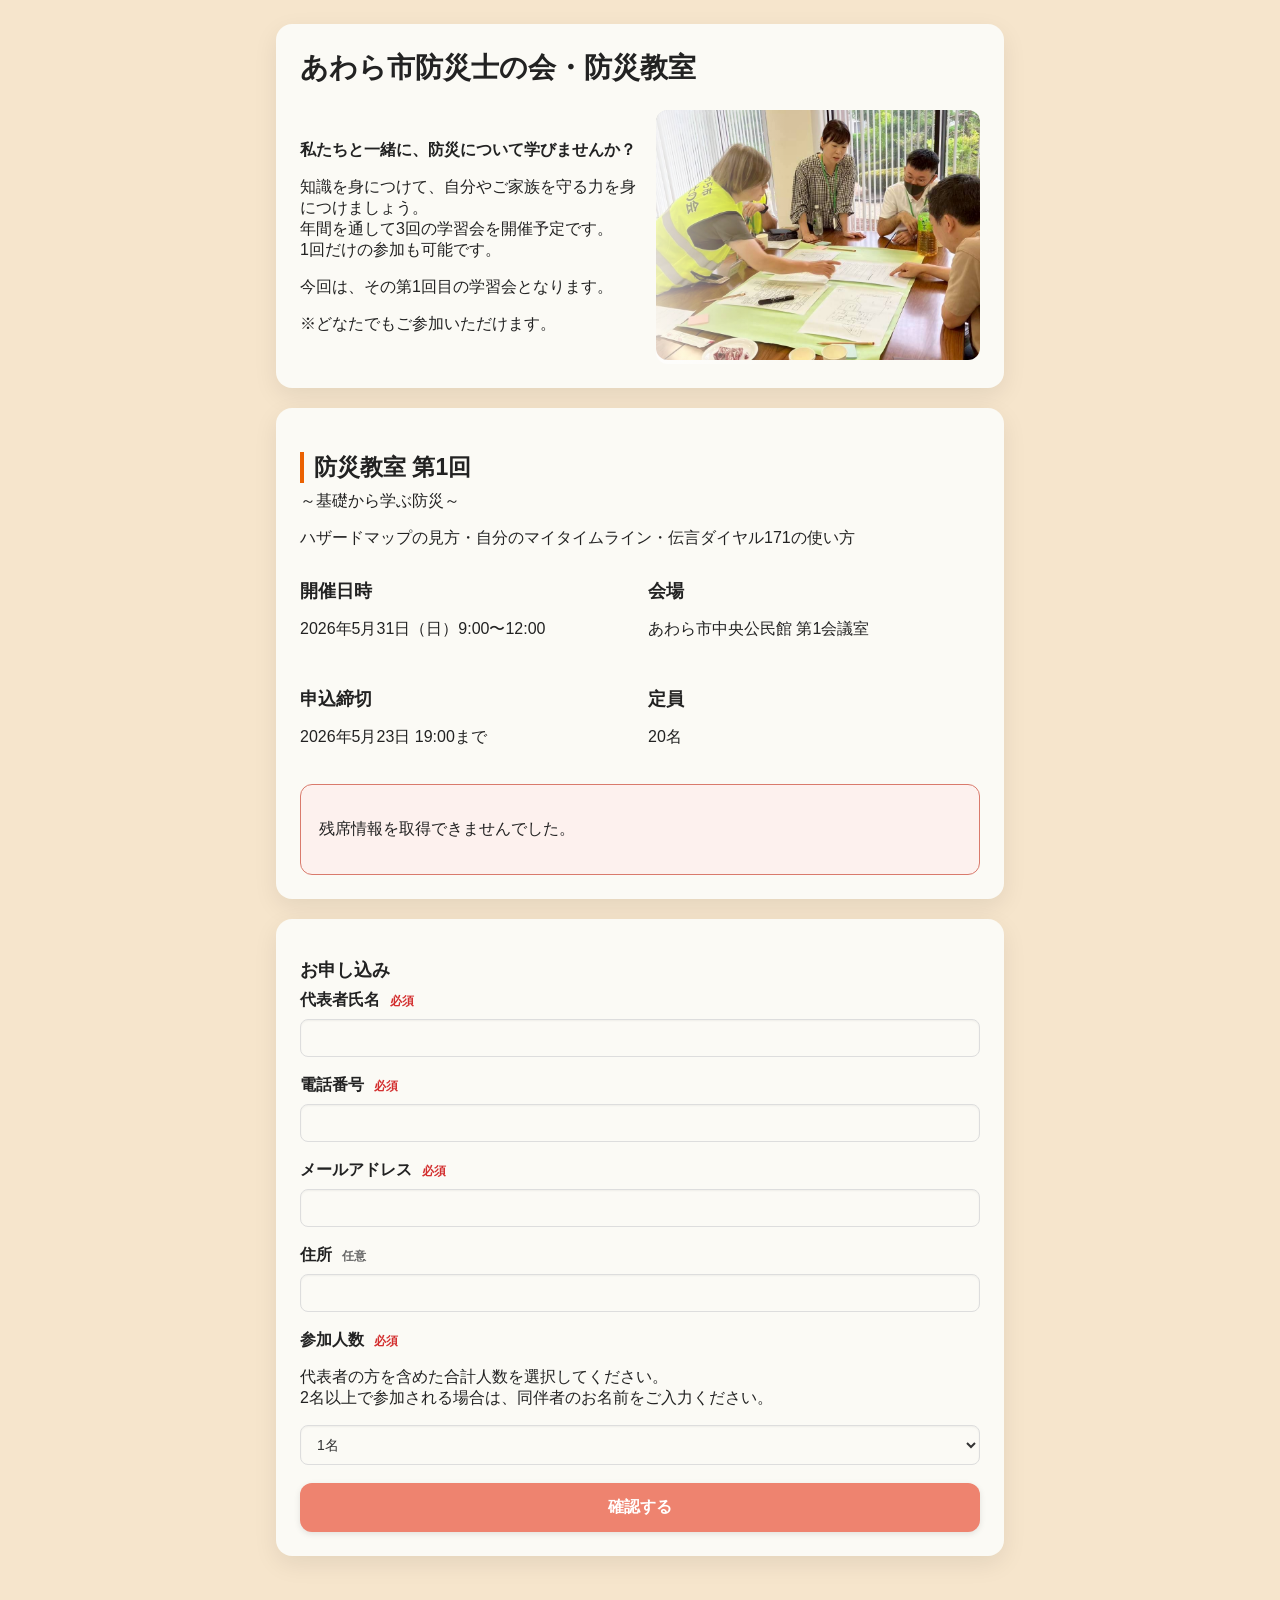
<file: bousai-form/index.html>
<!DOCTYPE html>
<html lang="ja">
<head>
  <meta charset="UTF-8" />
  <meta name="viewport" content="width=device-width, initial-scale=1.0" />
  <title>あわら市防災士の会・防災教室① 申し込みフォーム</title>
  <link rel="stylesheet" href="style.css" />
</head>
<body>
  <main class="container">
    <section class="card intro-card">
      <h1>あわら市防災士の会・防災教室</h1>
    <div class="intro-body">
    <div class="intro-text">
      <p><strong>私たちと一緒に、防災について学びませんか？</strong></p>

      <p>
        知識を身につけて、自分やご家族を守る力を身につけましょう。<br>
        年間を通して3回の学習会を開催予定です。<br>
        1回だけの参加も可能です。
      </p>

      <p>今回は、その第1回目の学習会となります。</p>
      <p class="notice">※どなたでもご参加いただけます。</p>
    </div>

    <div class="intro-image">
      <img src="img/167929.jpg" alt="防災学習の様子" />
      <div class="image-overlay"></div>
    </div>
    </div>
    </section>
    <section class="card">
      <h2 class="section-title">防災教室 第1回</h2>
      <p class="subtitle">～基礎から学ぶ防災～</p>

      <p class="subtitle">
        ハザードマップの見方・自分のマイタイムライン・伝言ダイヤル171の使い方
      </p>

      <div class="info-grid">
        <div>
          <h2>開催日時</h2>
          <p>2026年5月31日（日）9:00〜12:00</p>
        </div>
        <div>
          <h2>会場</h2>
          <p>あわら市中央公民館 第1会議室</p>
        </div>
        <div>
          <h2>申込締切</h2>
          <p>2026年5月23日 19:00まで</p>
        </div>
        <div>
          <h2>定員</h2>
          <p>20名</p>
        </div>
      </div>

      <div class="status-box" id="statusBox">
        <p id="seatStatus">残席を確認中...</p>
        <p id="closeStatus" class="close-text hidden">申し込み受付は終了しました。</p>
      </div>
    </section>

    <section class="card" id="formSection">
      <h2>お申し込み</h2>
      <form id="entryForm">
        <div class="form-group">
          <label for="representativeName">代表者氏名 <span class="required">必須</span></label>
          <input type="text" id="representativeName" name="representativeName" required />
        </div>

        <div class="form-group">
          <label for="phone">電話番号 <span class="required">必須</span></label>
          <input type="tel" id="phone" name="phone" required />
        </div>

        <div class="form-group">
          <label for="email">メールアドレス <span class="required">必須</span></label>
          <input type="email" id="email" name="email" required />
        </div>

        <div class="form-group">
          <label for="address">住所 <span class="optional">任意</span></label>
          <input type="text" id="address" name="address" />
        </div>

        <div class="form-group">
          <label for="participants">参加人数 <span class="required">必須</span></label>
          <p class="form-note">
            代表者の方を含めた合計人数を選択してください。<br>
            2名以上で参加される場合は、同伴者のお名前をご入力ください。
          </p>
          <select id="participants" name="participants" required>
            <option value="1">1名</option>
            <option value="2">2名</option>
            <option value="3">3名</option>
            <option value="4">4名</option>
          </select>
        </div>

        <div class="form-group participant-field hidden" data-index="1">
          <label for="participant1">同伴者1 氏名</label>
          <input type="text" id="participant1" name="participant1" />
        </div>

        <div class="form-group participant-field hidden" data-index="2">
          <label for="participant2">同伴者2 氏名</label>
          <input type="text" id="participant2" name="participant2" />
        </div>

        <div class="form-group participant-field hidden" data-index="3">
          <label for="participant3">同伴者3 氏名</label>
          <input type="text" id="participant3" name="participant3" />
        </div>


        <button type="button" id="confirmBtn">確認する</button>
      </form>

    </section>

    <p id="message" class="message hidden"></p>

    <section class="card hidden" id="confirmSection">
  <h2>入力内容の確認</h2>

  <p id="confirmContent"></p>

  <button type="button" id="backBtn">修正する</button>
  <button type="button" id="submitFinalBtn">この内容で申し込む</button>
</section>

  </main>

  <script src="script.js"></script>
</body>
</html>
</file>
<file: bousai-form/style.css>
* {
  box-sizing: border-box;
}

body {
  margin: 0;
  font-family: "Hiragino Sans", "Yu Gothic", sans-serif;
  background: #f6e5cc;
  color: #222;
}

.container {
  max-width: 760px;
  margin: 0 auto;
  padding: 24px 16px 48px;
}

.intro-body {
  display: flex;
  gap: 20px;
  align-items: center;
}

.intro-text {
  flex: 1;
}

.intro-text strong {
  white-space: nowrap;
}

.intro-image {
  flex: 1;
  position: relative;
  overflow: hidden;
}

.image-overlay {
  position: absolute;
  top: 0;
  left: 0;
  width: 40%;   /* ←透かす範囲 */
  height: 100%;
  background: linear-gradient(to right, rgba(255,255,255,0.7), rgba(255,255,255,0));
  pointer-events: none;
  border-radius: 12px 0 0 12px;
}

.intro-image img {
  width: 100%;
  height: 250px;
  object-fit: cover;
  object-position: center 40%;
  border-radius: 12px;
}

@media (max-width: 768px) {
  .intro-body {
    flex-direction: column;
  }
}


.intro-card {
  background: #fbfaf5;
  border-radius: 16px;
  padding: 24px;
  margin-bottom: 20px;
  box-shadow: 0 8px 24px rgba(0, 0, 0, 0.08);
}

.card {
  background: #fbfaf5;
  border-radius: 16px;
  padding: 24px;
  margin-bottom: 20px;
  box-shadow: 0 8px 24px rgba(0, 0, 0, 0.08);

}

h1 {
  margin-top: 0;
  font-size: 28px;
  line-height: 1.4;
}

h2 {
  font-size: 18px;
  margin-bottom: 8px;
}

.section-title {
  font-size: 23px;
  font-weight: bold;
  border-left: 4px solid #eb6101;
  padding-left: 10px;
}

.subtitle {
  margin-top: 6px;
}

.lead {
  line-height: 1.8;
  margin-bottom: 24px;
}

.info-grid {
  display: grid;
  grid-template-columns: 1fr 1fr;
  gap: 16px;
}

.status-box {
  padding: 18px;
  border-radius: 12px;
  margin-top: 20px;
}

/* 通常 */
.status-normal {
  background: #fff4e8;
  border-left: 1px solid #ee836f;
}

/* 成功（あまり使わないかも） */
.status-success {
  background: #eef7ee;
  border: 1px solid #7dbb7d;
}

/* エラー */
.status-error {
  background: #fdf1ee;
  border: 1px solid #d97a6c;
}

.close-text {
  color: #eb6101;
  font-weight: bold;
}

.form-group {
  margin-bottom: 18px;
}

label {
  display: block;
  margin-bottom: 8px;
  font-weight: bold;
}

input,
select {
  width: 100%;
  padding: 10px 12px;
  border-radius: 8px;

  background: #fbfaf5;   /* ←ここ変える */
  border: 1px solid #ddd;

  font-size: 14px;
  color: #333;

  transition: all 0.2s ease;
  box-shadow: inset 0 1px 2px rgba(0,0,0,0.05);
}

input:focus,
select:focus {
  outline: none;
  border: 1px solid #ee836f;
  box-shadow: 0 0 0 2px rgba(238,131,111,0.2);
}

input::placeholder {
  color: #aaa;
}

button {
  width: 100%;
  padding: 14px;
  border: none;
  border-radius: 12px;
  background: #ee836f;
  color: #fff;
  font-size: 16px;
  font-weight: bold;
  cursor: pointer;
  box-shadow: 0 2px 6px rgba(0,0,0,0.1);
  transition: all 0.2s ease;
}

button:hover {
  background: #e36f5a;
  transform: translateY(-1px);
}

button:disabled {
  opacity: 0.7;
  cursor: not-allowed;
}

.required {
  color: #d32f2f;
  font-size: 12px;
  margin-left: 6px;
}

.optional {
  color: #666;
  font-size: 12px;
  margin-left: 6px;
}

.message {
  margin-top: 16px;
  font-weight: bold;
  white-space: pre-line;
}

.hidden {
  display: none;
}

@media (max-width: 640px) {
  .info-grid {
    grid-template-columns: 1fr;
  }

  .card {
    padding: 18px;
  }

  h1 {
    font-size: 24px;
  }
}
</file>
